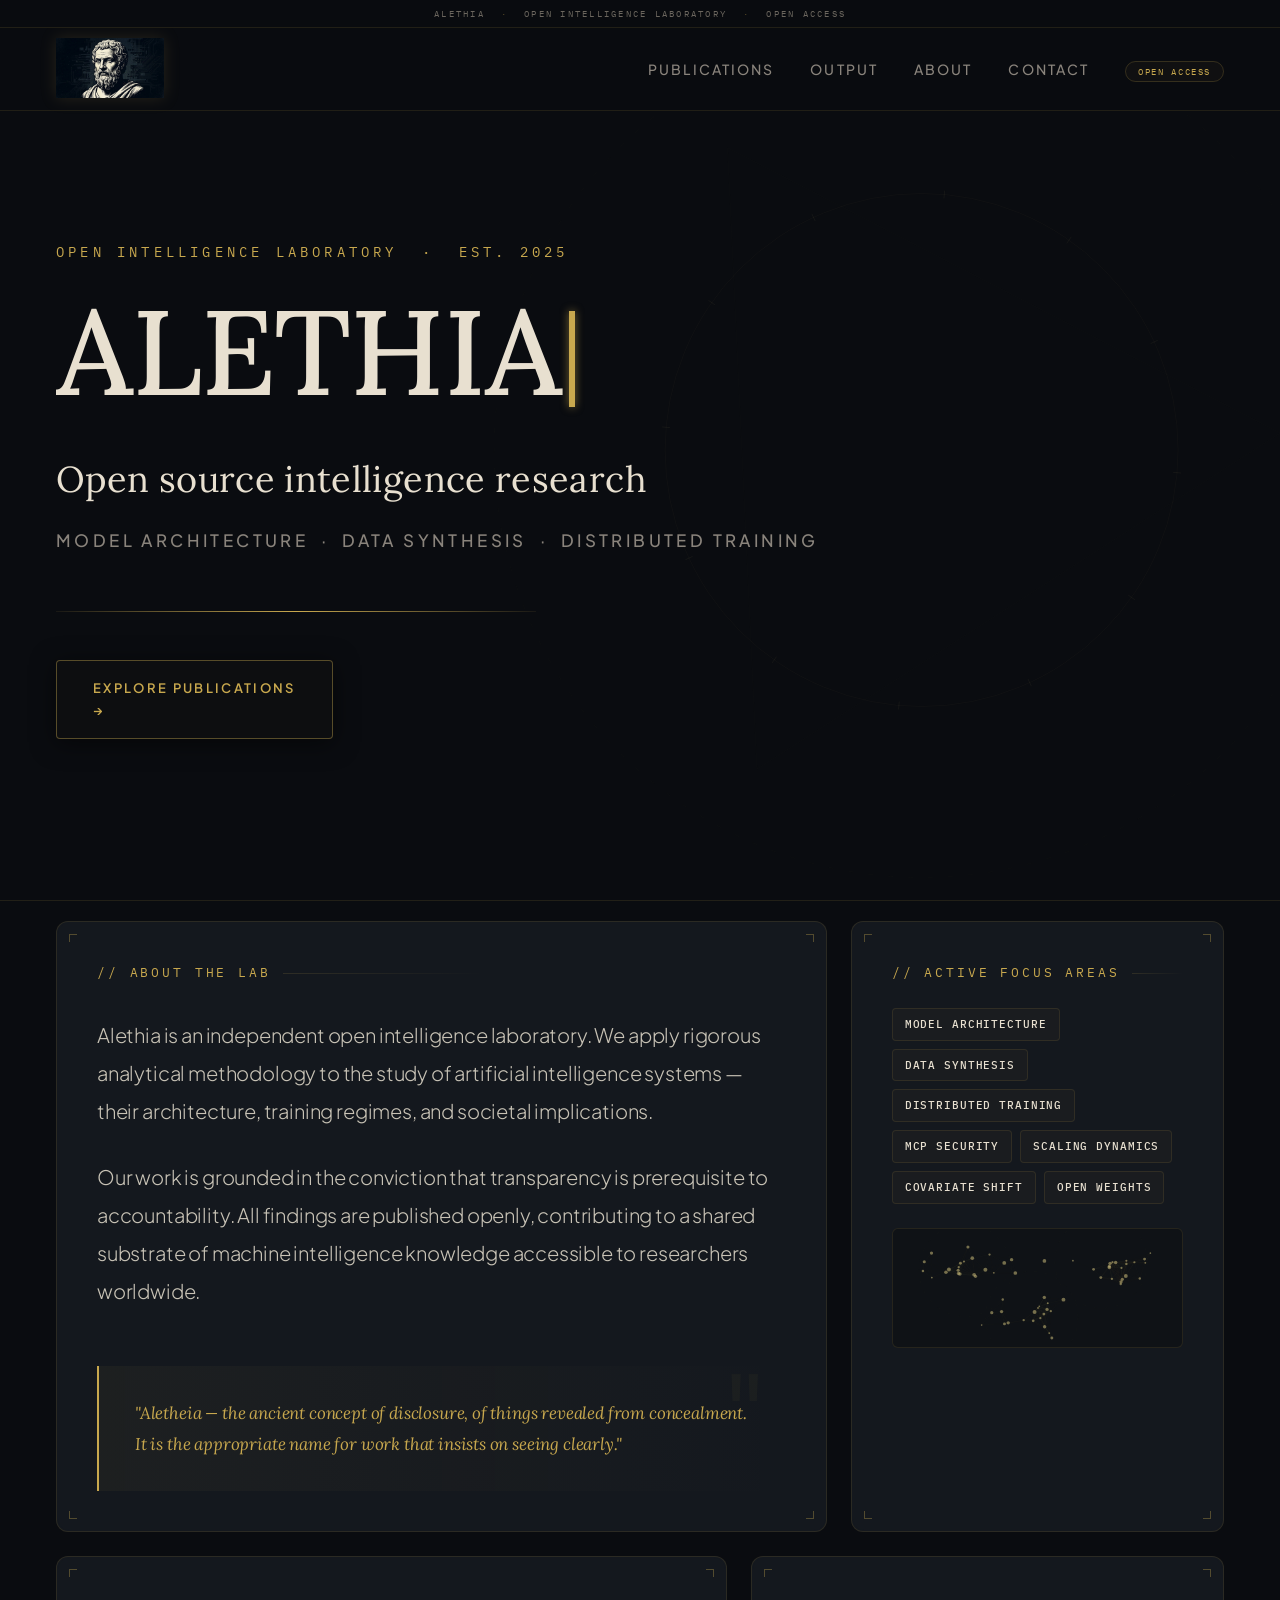
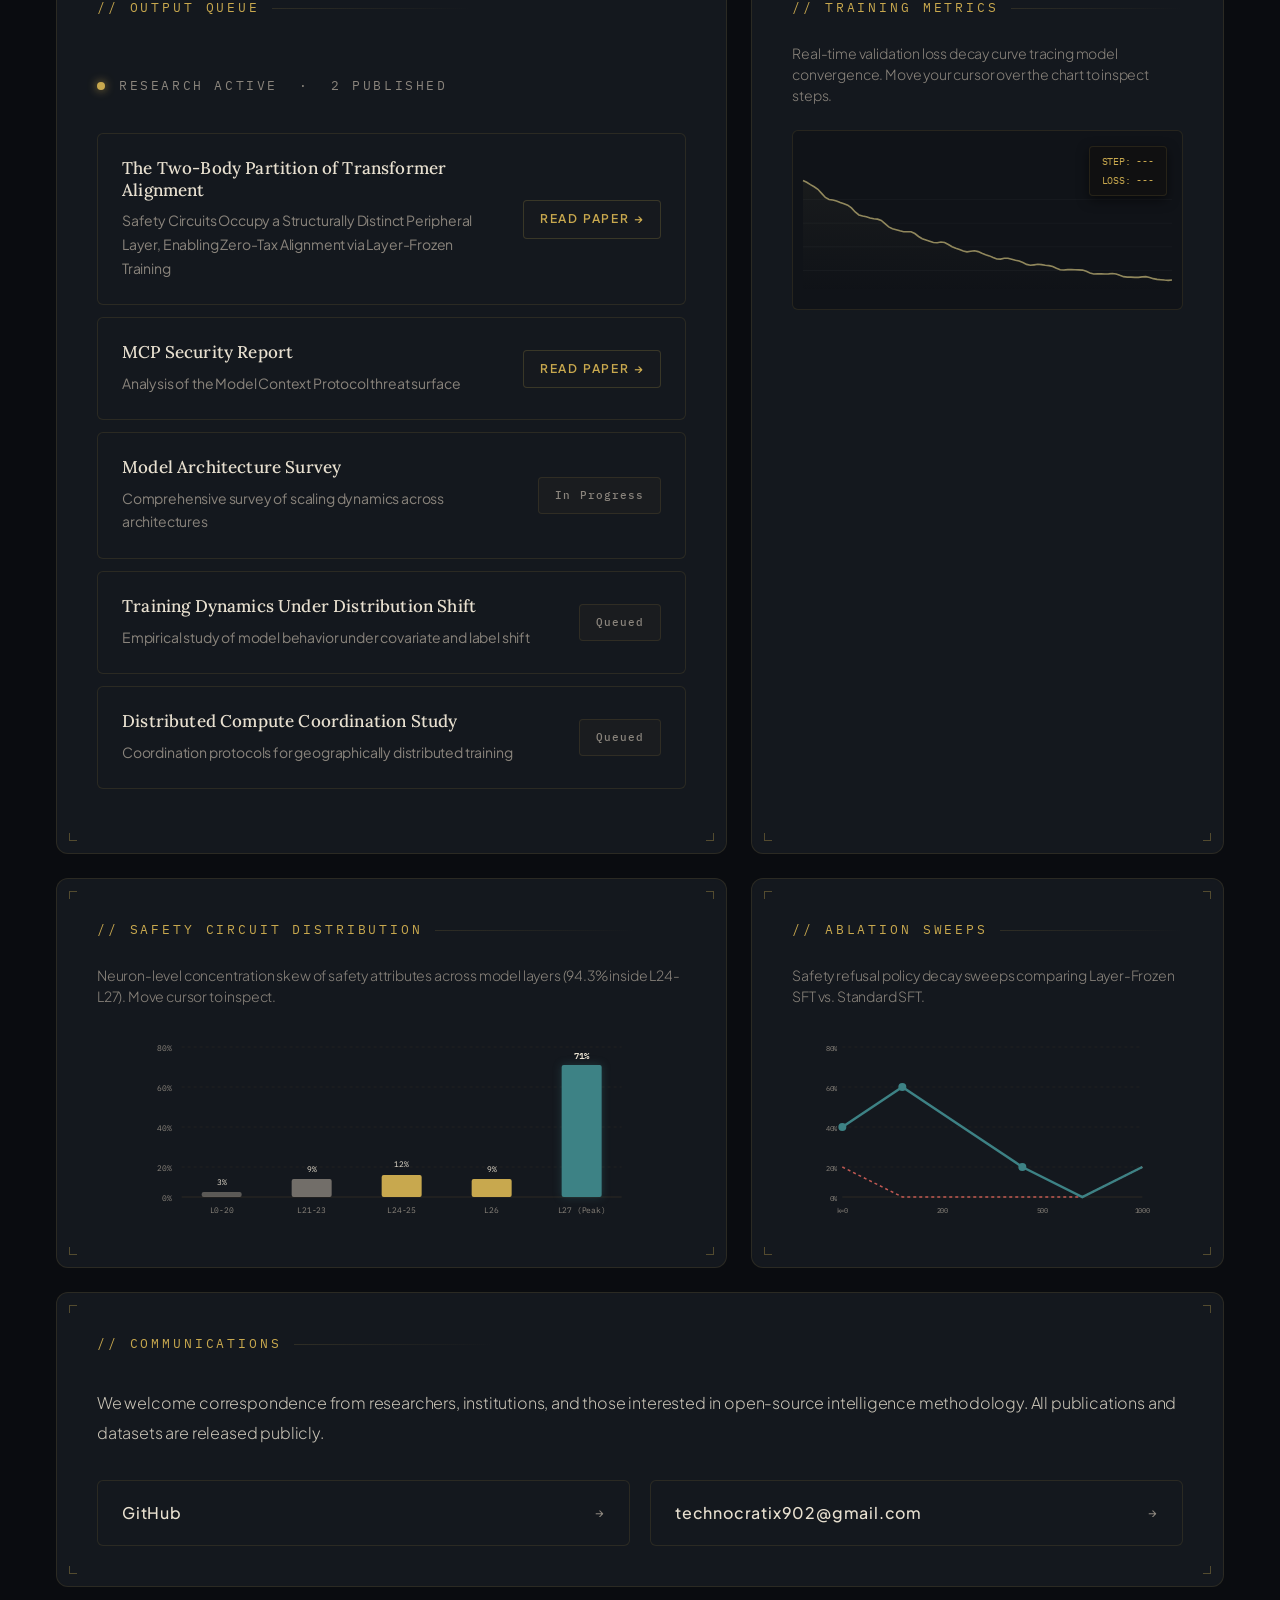
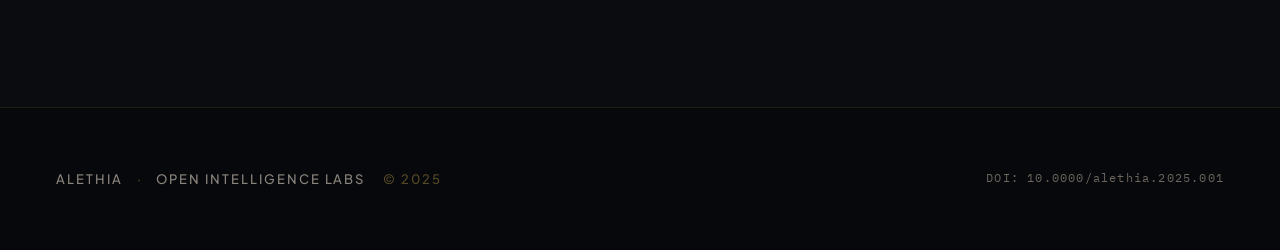
<file: index.html>
<!DOCTYPE html>
<html lang="en">
<head>
    <meta charset="UTF-8">
    <meta name="viewport" content="width=device-width, initial-scale=1.0">
    <title>Alethia — Open Intelligence Labs</title>
    <meta name="description" content="Independent open intelligence research. Model architecture · Data synthesis · Distributed training.">
    <link rel="stylesheet" href="style.css">
</head>
<body>

<!-- ── SITE-WIDE BACKGROUND DUST CANVASES ── -->
<canvas id="bg-dust" style="position: fixed; inset: 0; pointer-events: none; z-index: -1; width: 100vw; height: 100vh;"></canvas>

<!-- ── AMBIENT BACKGROUND GLOWS ── -->
<div class="ambient-glow glow-1"></div>
<div class="ambient-glow glow-2"></div>

<!-- ── MASTHEAD ── -->
<div class="masthead">
    Alethia <span>·</span> Open Intelligence Laboratory <span>·</span> Open Access
</div>

<!-- ── NAV ── -->
<nav>
    <a href="#" class="nav-brand">
        <img src="Logo.jpeg" alt="Alethia — Open Intelligence Labs">
    </a>
    <ul class="nav-links">
        <li><a href="publications.html">Publications</a></li>
        <li><a href="#output">Output</a></li>
        <li><a href="#about">About</a></li>
        <li><a href="#contact">Contact</a></li>
        <li><span class="open-access-badge">Open Access</span></li>
    </ul>
</nav>

<!-- ── HERO ── -->
<section class="hero">
    <div class="hero-meta">Open Intelligence Laboratory &nbsp;·&nbsp; Est. 2025</div>
    <h1 class="hero-title">ALETHIA<span class="cursor"></span></h1>
    <p class="hero-heading">Open source intelligence research</p>
    <p class="hero-body">Model architecture &nbsp;·&nbsp; Data synthesis &nbsp;·&nbsp; Distributed training</p>
    <div class="hero-rule"></div>
    <a href="publications.html" class="hero-cta">
        Explore Publications <span class="hero-cta-arrow">→</span>
    </a>
</section>

<!-- ── BENTO CONTENT CONTAINER ── -->
<main class="section reveal" style="padding-top: 20px;">
    <div class="bento-grid">
        
        <!-- ABOUT CARD (Span 8) - ROW 1 -->
        <div class="bento-card span-8" id="about">
            <div class="tech-corner tl"></div><div class="tech-corner tr"></div>
            <div class="tech-corner bl"></div><div class="tech-corner br"></div>
            <div>
                <div class="section-label" style="margin-bottom: 32px;">// About the Lab</div>
                <div class="about-text">
                    <p>Alethia is an independent open intelligence laboratory. We apply rigorous analytical methodology to the study of artificial intelligence systems — their architecture, training regimes, and societal implications.</p>
                    <p>Our work is grounded in the conviction that transparency is prerequisite to accountability. All findings are published openly, contributing to a shared substrate of machine intelligence knowledge accessible to researchers worldwide.</p>
                </div>
            </div>
            <div class="about-callout">
                <p>"Aletheia — the ancient concept of disclosure, of things revealed from concealment. It is the appropriate name for work that insists on seeing clearly."</p>
            </div>
        </div>

        <!-- ACTIVE DOMAINS CARD (Span 4) - ROW 1 -->
        <div class="bento-card span-4" id="domains">
            <div class="tech-corner tl"></div><div class="tech-corner tr"></div>
            <div class="tech-corner bl"></div><div class="tech-corner br"></div>
            <div>
                <div class="section-label" style="margin-bottom: 24px;">// Active Focus Areas</div>
                <div style="display: flex; flex-wrap: wrap; gap: 8px; margin-bottom: 16px;">
                    <span class="tag-pill">MODEL Architecture</span>
                    <span class="tag-pill">DATA Synthesis</span>
                    <span class="tag-pill">DISTRIBUTED Training</span>
                    <span class="tag-pill">MCP Security</span>
                    <span class="tag-pill">SCALING Dynamics</span>
                    <span class="tag-pill">COVARIATE Shift</span>
                    <span class="tag-pill">OPEN Weights</span>
                </div>
                <div class="vector-container">
                    <canvas class="vector-canvas" id="vector-canvas"></canvas>
                </div>
            </div>
        </div>

        <!-- PUBLICATIONS CARD (Span 7) - ROW 2 -->
        <div class="bento-card span-7" id="output">
            <div class="tech-corner tl"></div><div class="tech-corner tr"></div>
            <div class="tech-corner bl"></div><div class="tech-corner br"></div>
            <div>
                <div class="section-label" style="margin-bottom: 32px;">// Output Queue</div>
                <div class="output-pending">
                    <div class="output-status">
                        <span class="output-status-dot"></span>
                        Research active &nbsp;·&nbsp; 2 published
                    </div>

                    <a href="papers/Paper-1.pdf" target="_blank" rel="noopener" class="pub-item" style="padding: 24px; margin-bottom: 12px; border-radius: 6px;">
                        <div class="pub-item-info">
                            <h4 style="font-size: 17px;">The Two-Body Partition of Transformer Alignment</h4>
                            <p style="font-size: 14px;">Safety Circuits Occupy a Structurally Distinct Peripheral Layer, Enabling Zero-Tax Alignment via Layer-Frozen Training</p>
                        </div>
                        <span class="pub-item-link" style="padding: 8px 16px; font-size: 12px;">
                            Read Paper →
                        </span>
                    </a>
                    
                    <a href="papers/Alethia-MCP-Security-Report.pdf" target="_blank" rel="noopener" class="pub-item" style="padding: 24px; margin-bottom: 12px; border-radius: 6px;">
                        <div class="pub-item-info">
                            <h4 style="font-size: 17px;">MCP Security Report</h4>
                            <p style="font-size: 14px;">Analysis of the Model Context Protocol threat surface</p>
                        </div>
                        <span class="pub-item-link" style="padding: 8px 16px; font-size: 12px;">
                            Read Paper →
                        </span>
                    </a>
                    
                    <div class="pub-item" style="padding: 24px; margin-bottom: 12px; border-radius: 6px;">
                        <div class="pub-item-info">
                            <h4 style="font-size: 17px;">Model Architecture Survey</h4>
                            <p style="font-size: 14px;">Comprehensive survey of scaling dynamics across architectures</p>
                        </div>
                        <span class="pub-status-badge">In Progress</span>
                    </div>
                    
                    <div class="pub-item" style="padding: 24px; margin-bottom: 12px; border-radius: 6px;">
                        <div class="pub-item-info">
                            <h4 style="font-size: 17px;">Training Dynamics Under Distribution Shift</h4>
                            <p style="font-size: 14px;">Empirical study of model behavior under covariate and label shift</p>
                        </div>
                        <span class="pub-status-badge">Queued</span>
                    </div>
                    
                    <div class="pub-item" style="padding: 24px; border-radius: 6px; margin-bottom: 0;">
                        <div class="pub-item-info">
                            <h4 style="font-size: 17px;">Distributed Compute Coordination Study</h4>
                            <p style="font-size: 14px;">Coordination protocols for geographically distributed training</p>
                        </div>
                        <span class="pub-status-badge">Queued</span>
                    </div>
                </div>
            </div>
        </div>

        <!-- TRAINING LOSS GRAPH CARD (Span 5) - ROW 2 -->
        <div class="bento-card span-5" id="loss-card">
            <div class="tech-corner tl"></div><div class="tech-corner tr"></div>
            <div class="tech-corner bl"></div><div class="tech-corner br"></div>
            <div>
                <div class="section-label" style="margin-bottom: 24px;">// Training Metrics</div>
                <p style="font-family: var(--font-sans); font-size: 14px; color: var(--muted); font-weight: 300; line-height: 1.5; margin-bottom: 8px;">
                    Real-time validation loss decay curve tracing model convergence. Move your cursor over the chart to inspect steps.
                </p>
                <div class="loss-graph-container">
                    <div class="loss-graph-overlay" id="loss-overlay">
                        <span>STEP: ---</span>
                        <span>LOSS: ---</span>
                    </div>
                    <canvas class="loss-graph-canvas" id="loss-canvas"></canvas>
                </div>
            </div>
        </div>

        <!-- SAFETY CIRCUIT DISTRIBUTION CARD (Span 7) - ROW 3 -->
        <div class="bento-card span-7" id="circuit-dist-card">
            <div class="tech-corner tl"></div><div class="tech-corner tr"></div>
            <div class="tech-corner bl"></div><div class="tech-corner br"></div>
            <div>
                <div class="section-label" style="margin-bottom: 24px;">// Safety Circuit Distribution</div>
                <p style="font-family: var(--font-sans); font-size: 14px; color: var(--muted); font-weight: 300; line-height: 1.5; margin-bottom: 8px;">
                    Neuron-level concentration skew of safety attributes across model layers (94.3% inside L24-L27). Move cursor to inspect.
                </p>
                <!-- SVG Bar Graph -->
                <div style="position:relative; width:100%; height:200px; margin-top:20px;">
                    <svg viewBox="0 0 500 200" width="100%" height="100%" style="overflow:visible;">
                        <!-- Grid Lines -->
                        <line x1="40" y1="20" x2="480" y2="20" stroke="rgba(181,140,61,0.08)" stroke-dasharray="3,3" />
                        <line x1="40" y1="60" x2="480" y2="60" stroke="rgba(181,140,61,0.08)" stroke-dasharray="3,3" />
                        <line x1="40" y1="100" x2="480" y2="100" stroke="rgba(181,140,61,0.08)" stroke-dasharray="3,3" />
                        <line x1="40" y1="140" x2="480" y2="140" stroke="rgba(181,140,61,0.08)" stroke-dasharray="3,3" />
                        <line x1="40" y1="170" x2="480" y2="170" stroke="rgba(181,140,61,0.15)" />
                        
                        <!-- Y Labels -->
                        <text x="30" y="24" font-size="8" fill="var(--muted)" font-family="var(--font-mono)" text-anchor="end">80%</text>
                        <text x="30" y="64" font-size="8" fill="var(--muted)" font-family="var(--font-mono)" text-anchor="end">60%</text>
                        <text x="30" y="104" font-size="8" fill="var(--muted)" font-family="var(--font-mono)" text-anchor="end">40%</text>
                        <text x="30" y="144" font-size="8" fill="var(--muted)" font-family="var(--font-mono)" text-anchor="end">20%</text>
                        <text x="30" y="174" font-size="8" fill="var(--muted)" font-family="var(--font-mono)" text-anchor="end">0%</text>
                        
                        <!-- L0-20 -->
                        <rect x="60" y="165" width="40" height="5" fill="var(--muted)" rx="2" style="transition:var(--transition); opacity:0.6; cursor:pointer;" onmouseover="this.style.fill='var(--gold)';" onmouseout="this.style.fill='var(--muted)';" />
                        <text x="80" y="186" font-size="8" fill="var(--muted)" font-family="var(--font-mono)" text-anchor="middle">L0-20</text>
                        <text x="80" y="158" font-size="8" fill="var(--parchment)" font-family="var(--font-mono)" text-anchor="middle">3%</text>
                        
                        <!-- L21-23 -->
                        <rect x="150" y="152" width="40" height="18" fill="var(--muted)" rx="2" style="transition:var(--transition); opacity:0.8; cursor:pointer;" onmouseover="this.style.fill='var(--gold)';" onmouseout="this.style.fill='var(--muted)';" />
                        <text x="170" y="186" font-size="8" fill="var(--muted)" font-family="var(--font-mono)" text-anchor="middle">L21-23</text>
                        <text x="170" y="145" font-size="8" fill="var(--parchment)" font-family="var(--font-mono)" text-anchor="middle">9%</text>
                        
                        <!-- L24-25 -->
                        <rect x="240" y="148" width="40" height="22" fill="var(--gold)" rx="2" style="transition:var(--transition); cursor:pointer;" onmouseover="this.style.fill='#3D8285';" onmouseout="this.style.fill='var(--gold)';" />
                        <text x="260" y="186" font-size="8" fill="var(--muted)" font-family="var(--font-mono)" text-anchor="middle">L24-25</text>
                        <text x="260" y="140" font-size="8" fill="var(--parchment)" font-family="var(--font-mono)" text-anchor="middle">12%</text>
                        
                        <!-- L26 -->
                        <rect x="330" y="152" width="40" height="18" fill="var(--gold)" rx="2" style="transition:var(--transition); cursor:pointer;" onmouseover="this.style.fill='#3D8285';" onmouseout="this.style.fill='var(--gold)';" />
                        <text x="350" y="186" font-size="8" fill="var(--muted)" font-family="var(--font-mono)" text-anchor="middle">L26</text>
                        <text x="350" y="145" font-size="8" fill="var(--parchment)" font-family="var(--font-mono)" text-anchor="middle">9%</text>
                        
                        <!-- L27 -->
                        <rect x="420" y="38" width="40" height="132" fill="#3D8285" rx="2" style="transition:var(--transition); cursor:pointer; filter:drop-shadow(0 0 4px rgba(61,130,133,0.3));" onmouseover="this.style.fill='var(--gold)';" onmouseout="this.style.fill='#3D8285';" />
                        <text x="440" y="186" font-size="8" fill="var(--muted)" font-family="var(--font-mono)" text-anchor="middle">L27 (Peak)</text>
                        <text x="440" y="32" font-size="9" fill="var(--parchment)" font-family="var(--font-mono)" font-weight="600" text-anchor="middle">71%</text>
                    </svg>
                </div>
            </div>
        </div>

        <!-- REFUSAL SWEEPS CARD (Span 5) - ROW 3 -->
        <div class="bento-card span-5" id="sweeps-card">
            <div class="tech-corner tl"></div><div class="tech-corner tr"></div>
            <div class="tech-corner bl"></div><div class="tech-corner br"></div>
            <div>
                <div class="section-label" style="margin-bottom: 24px;">// Ablation Sweeps</div>
                <p style="font-family: var(--font-sans); font-size: 14px; color: var(--muted); font-weight: 300; line-height: 1.5; margin-bottom: 8px;">
                    Safety refusal policy decay sweeps comparing Layer-Frozen SFT vs. Standard SFT.
                </p>
                <!-- SVG Line Graph -->
                <div style="position:relative; width:100%; height:200px; margin-top:20px;">
                    <svg viewBox="0 0 350 200" width="100%" height="100%" style="overflow:visible;">
                        <!-- Grid Lines -->
                        <line x1="30" y1="20" x2="330" y2="20" stroke="rgba(181,140,61,0.08)" stroke-dasharray="3,3" />
                        <line x1="30" y1="60" x2="330" y2="60" stroke="rgba(181,140,61,0.08)" stroke-dasharray="3,3" />
                        <line x1="30" y1="100" x2="330" y2="100" stroke="rgba(181,140,61,0.08)" stroke-dasharray="3,3" />
                        <line x1="30" y1="140" x2="330" y2="140" stroke="rgba(181,140,61,0.08)" stroke-dasharray="3,3" />
                        <line x1="30" y1="170" x2="330" y2="170" stroke="rgba(181,140,61,0.15)" />
                        
                        <!-- Labels -->
                        <text x="25" y="24" font-size="7" fill="var(--muted)" font-family="var(--font-mono)" text-anchor="end">80%</text>
                        <text x="25" y="64" font-size="7" fill="var(--muted)" font-family="var(--font-mono)" text-anchor="end">60%</text>
                        <text x="25" y="104" font-size="7" fill="var(--muted)" font-family="var(--font-mono)" text-anchor="end">40%</text>
                        <text x="25" y="144" font-size="7" fill="var(--muted)" font-family="var(--font-mono)" text-anchor="end">20%</text>
                        <text x="25" y="174" font-size="7" fill="var(--muted)" font-family="var(--font-mono)" text-anchor="end">0%</text>
                        
                        <text x="30" y="186" font-size="7" fill="var(--muted)" font-family="var(--font-mono)" text-anchor="middle">k=0</text>
                        <text x="130" y="186" font-size="7" fill="var(--muted)" font-family="var(--font-mono)" text-anchor="middle">200</text>
                        <text x="230" y="186" font-size="7" fill="var(--muted)" font-family="var(--font-mono)" text-anchor="middle">500</text>
                        <text x="330" y="186" font-size="7" fill="var(--muted)" font-family="var(--font-mono)" text-anchor="middle">1000</text>
                        
                        <!-- Control line -->
                        <path d="M 30 140 L 90 170 L 150 170 L 210 170 L 270 170 L 330 140" 
                              fill="none" stroke="#C25953" stroke-width="1.5" stroke-dasharray="3,3" />
                              
                        <!-- LFSFT line -->
                        <path d="M 30 100 L 90 60 L 150 100 L 210 140 L 270 170 L 330 140" 
                              fill="none" stroke="#3D8285" stroke-width="2.5" />
                              
                        <circle cx="30" cy="100" r="4" fill="#3D8285" />
                        <circle cx="90" cy="60" r="4" fill="#3D8285" />
                        <circle cx="210" cy="140" r="4" fill="#3D8285" />
                    </svg>
                </div>
            </div>
        </div>

        <!-- CONTACT CARD (Span 12) - ROW 4 -->
        <div class="bento-card span-12" id="contact">
            <div class="tech-corner tl"></div><div class="tech-corner tr"></div>
            <div class="tech-corner bl"></div><div class="tech-corner br"></div>
            <div>
                <div class="section-label" style="margin-bottom: 32px;">// Communications</div>
                <p class="contact-intro" style="font-size: 16px; font-weight: 300; margin-bottom: 32px;">We welcome correspondence from researchers, institutions, and those interested in open-source intelligence methodology. All publications and datasets are released publicly.</p>
            </div>
            <div class="contact-links" style="display: grid; grid-template-columns: repeat(2, 1fr); gap: 20px;">
                <a href="https://github.com/Alethia-Research" target="_blank" rel="noopener" class="contact-link" style="padding: 18px 24px; border-radius: 6px;">
                    GitHub
                    <span class="contact-link-arrow">→</span>
                </a>
                <a href="mailto:technocratix902@gmail.com" class="contact-link" style="padding: 18px 24px; border-radius: 6px;">
                    technocratix902@gmail.com
                    <span class="contact-link-arrow">→</span>
                </a>
            </div>
        </div>

    </div>
</main>

<!-- ── FOOTER ── -->
<footer>
    <div class="footer-left">
        ALETHIA &nbsp;<span>·</span>&nbsp; OPEN INTELLIGENCE LABS
        &nbsp;&nbsp;<span>© 2025</span>
    </div>
    <div class="footer-right">DOI: 10.0000/alethia.2025.001</div>
</footer>

<script>
// ─── 3D ROTATING PARTICLE SPHERE & ALCHEMICAL MANDALA ───
(function(){
  const hero = document.querySelector('.hero');
  if (!hero) return;
  const c = document.createElement('canvas');
  c.style.cssText = 'position:absolute;inset:0;pointer-events:none;z-index:0;width:100%;height:100%';
  hero.insertBefore(c, hero.firstChild);
  const x = c.getContext('2d');
  
  let w, h;
  let centerX, centerY;
  let sphereRadius;

  function resize() {
    w = c.width = hero.offsetWidth;
    h = c.height = hero.offsetHeight;
    if (w <= 900) {
      centerX = w * 0.5;
      centerY = h * 0.28;
    } else {
      centerX = w * 0.72;
      centerY = h * 0.5;
    }
    sphereRadius = Math.min(w, h) * (w <= 900 ? 0.35 : 0.38);
  }

  let mouse = { x: null, y: null, active: false };
  hero.addEventListener('mousemove', (e) => {
    const rect = hero.getBoundingClientRect();
    mouse.x = e.clientX - rect.left;
    mouse.y = e.clientY - rect.top;
    mouse.active = true;
  });
  hero.addEventListener('mouseleave', () => {
    mouse.active = false;
  });

  const numPoints = 85;
  const nodes = [];
  for (let i = 0; i < numPoints; i++) {
    const y3d = 1 - (i / (numPoints - 1)) * 2;
    const radius = Math.sqrt(1 - y3d * y3d);
    const theta = 3.88 * i;
    const x3d = Math.cos(theta) * radius;
    const z3d = Math.sin(theta) * radius;
    
    nodes.push({
      x3d: x3d,
      y3d: y3d,
      z3d: z3d,
      px: 0,
      py: 0,
      r: Math.random() * 1.5 + 1.2
    });
  }

  function rotateX(node, angle) {
    const cos = Math.cos(angle);
    const sin = Math.sin(angle);
    const y = node.y3d * cos - node.z3d * sin;
    const z = node.y3d * sin + node.z3d * cos;
    node.y3d = y;
    node.z3d = z;
  }

  function rotateY(node, angle) {
    const cos = Math.cos(angle);
    const sin = Math.sin(angle);
    const x = node.x3d * cos + node.z3d * sin;
    const z = -node.x3d * sin + node.z3d * cos;
    node.x3d = x;
    node.z3d = z;
  }

  function draw() {
    x.clearRect(0, 0, w, h);

    // 1. Draw concentric alchemical geometric vectors
    x.strokeStyle = 'rgba(200, 185, 122, 0.02)';
    x.lineWidth = 1;
    
    // Outer dashed alchemical ring
    x.beginPath();
    x.arc(centerX, centerY, sphereRadius * 1.25, 0, Math.PI * 2);
    x.setLineDash([5, 15]);
    x.stroke();
    
    // Inner thin ring with rotation markers
    x.beginPath();
    x.arc(centerX, centerY, sphereRadius * 0.75, 0, Math.PI * 2);
    x.setLineDash([]);
    x.strokeStyle = 'rgba(200, 185, 122, 0.03)';
    x.stroke();
    
    // Runic geometry ticks
    const ticks = 12;
    const time = Date.now() * 0.00015;
    for (let i = 0; i < ticks; i++) {
      const angle = (i / ticks) * Math.PI * 2 + time;
      const tx1 = centerX + Math.cos(angle) * (sphereRadius * 0.75 - 4);
      const ty1 = centerY + Math.sin(angle) * (sphereRadius * 0.75 - 4);
      const tx2 = centerX + Math.cos(angle) * (sphereRadius * 0.75 + 4);
      const ty2 = centerY + Math.sin(angle) * (sphereRadius * 0.75 + 4);
      
      x.beginPath();
      x.moveTo(tx1, ty1);
      x.lineTo(tx2, ty2);
      x.strokeStyle = 'rgba(200, 185, 122, 0.06)';
      x.stroke();
    }
    
    // Draw alchemical triangles intersecting
    const triangleAngle = -Date.now() * 0.00008;
    x.beginPath();
    for (let i = 0; i < 3; i++) {
      const angle = (i / 3) * Math.PI * 2 + triangleAngle;
      const tx = centerX + Math.cos(angle) * (sphereRadius * 1.05);
      const ty = centerY + Math.sin(angle) * (sphereRadius * 1.05);
      if (i === 0) x.moveTo(tx, ty);
      else x.lineTo(tx, ty);
    }
    x.closePath();
    x.strokeStyle = 'rgba(200, 185, 122, 0.015)';
    x.stroke();

    // 2. Draw rotating 3D particle sphere
    nodes.forEach(n => {
      rotateX(n, 0.0015);
      rotateY(n, 0.002);
    });

    const fov = 350;
    const cameraDistance = 2.4;

    nodes.forEach(n => {
      const scale = fov / (cameraDistance + n.z3d);
      n.px = centerX + n.x3d * scale * (sphereRadius / 300) * 110;
      n.py = centerY + n.y3d * scale * (sphereRadius / 300) * 110;

      if (mouse.active) {
        const dx = mouse.x - n.px;
        const dy = mouse.y - n.py;
        const dist = Math.sqrt(dx * dx + dy * dy);
        if (dist < 180) {
          const force = (180 - dist) / 180 * 0.15;
          n.px += dx * force;
          n.py += dy * force;
        }
      }
    });

    for (let i = 0; i < nodes.length; i++) {
      for (let j = i + 1; j < nodes.length; j++) {
        const dx3d = nodes[i].x3d - nodes[j].x3d;
        const dy3d = nodes[i].y3d - nodes[j].y3d;
        const dz3d = nodes[i].z3d - nodes[j].z3d;
        const dist3d = Math.sqrt(dx3d * dx3d + dy3d * dy3d + dz3d * dz3d);

        if (dist3d < 0.42) {
          const avgZ = (nodes[i].z3d + nodes[j].z3d) / 2;
          const lineOpacity = 0.02 + 0.14 * (1 - (avgZ + 1) / 2);
          
          x.beginPath();
          x.moveTo(nodes[i].px, nodes[i].py);
          x.lineTo(nodes[j].px, nodes[j].py);
          x.strokeStyle = `rgba(200, 185, 122, ${lineOpacity})`;
          x.lineWidth = 0.55;
          x.stroke();
        }
      }
    }

    nodes.forEach(n => {
      const pointOpacity = 0.1 + 0.7 * (1 - (n.z3d + 1) / 2);
      const pointRadius = n.r * (1.3 - (n.z3d + 1) / 2);

      x.beginPath();
      x.arc(n.px, n.py, Math.max(0.5, pointRadius), 0, Math.PI * 2);
      x.fillStyle = `rgba(200, 185, 122, ${pointOpacity})`;
      x.fill();
    });

    requestAnimationFrame(draw);
  }

  window.addEventListener('resize', resize);
  resize();
  draw();
})();


// ─── SITE-WIDE FULL-SCREEN BACKGROUND DUST ───
(function(){
  const canvas = document.getElementById('bg-dust');
  if (!canvas) return;
  const ctx = canvas.getContext('2d');
  let w, h;

  function resize() {
    w = canvas.width = window.innerWidth;
    h = canvas.height = window.innerHeight;
  }
  window.addEventListener('resize', resize);
  resize();

  let mouse = { x: null, y: null, active: false };
  window.addEventListener('mousemove', (e) => {
    mouse.x = e.clientX;
    mouse.y = e.clientY;
    mouse.active = true;
  });
  window.addEventListener('mouseleave', () => {
    mouse.active = false;
  });

  const particles = Array.from({ length: 45 }, () => {
    const vx = (Math.random() - 0.5) * 0.15;
    const vy = (Math.random() - 0.5) * 0.15;
    return {
      x: Math.random() * w,
      y: Math.random() * h,
      vx: vx, vy: vy,
      origVx: vx, origVy: vy,
      r: Math.random() * 0.9 + 0.4,
      opacity: Math.random() * 0.12 + 0.04
    };
  });

  function draw() {
    ctx.clearRect(0, 0, w, h);

    particles.forEach(p => {
      p.x += p.vx;
      p.y += p.vy;

      if (mouse.active) {
        const dx = p.x - mouse.x;
        const dy = p.y - mouse.y;
        const dist = Math.sqrt(dx * dx + dy * dy);
        if (dist < 120) {
          const force = (120 - dist) / 120 * 0.6;
          p.vx += (dx / (dist || 1)) * force;
          p.vy += (dy / (dist || 1)) * force;
        }
      }

      p.vx += (p.origVx - p.vx) * 0.04;
      p.vy += (p.origVy - p.vy) * 0.04;

      if (p.x < 0) p.x = w;
      if (p.x > w) p.x = 0;
      if (p.y < 0) p.y = h;
      if (p.y > h) p.y = 0;

      ctx.beginPath();
      ctx.arc(p.x, p.y, p.r, 0, Math.PI * 2);
      ctx.fillStyle = `rgba(200, 185, 122, ${p.opacity})`;
      ctx.fill();
    });

    requestAnimationFrame(draw);
  }
  draw();
})();


// ─── INTERACTIVE TRAINING LOSS GRAPH ───
(function(){
  const canvas = document.getElementById('loss-canvas');
  const overlay = document.getElementById('loss-overlay');
  if (!canvas || !overlay) return;
  const ctx = canvas.getContext('2d');
  
  let w, h;
  function resize() {
    w = canvas.width = canvas.offsetWidth;
    h = canvas.height = canvas.offsetHeight;
  }
  
  const resizeObserver = new ResizeObserver(() => {
    resize();
    drawGraph();
  });
  resizeObserver.observe(canvas);
  resize();

  const steps = 100;
  const data = [];
  for (let i = 0; i < steps; i++) {
    const t = i / (steps - 1);
    const noise = (Math.sin(i * 0.7) * 0.06 + Math.cos(i * 1.5) * 0.02) * (1 - t * 0.6);
    const loss = 3.2 * Math.exp(-2.2 * t) + 0.15 + noise;
    data.push({
      step: Math.floor(i * 150),
      loss: parseFloat(loss.toFixed(4))
    });
  }

  let hoverX = null;
  let hoverActive = false;

  canvas.addEventListener('mousemove', (e) => {
    const rect = canvas.getBoundingClientRect();
    hoverX = e.clientX - rect.left;
    hoverActive = true;
    drawGraph();
  });

  canvas.addEventListener('mouseleave', () => {
    hoverActive = false;
    hoverX = null;
    overlay.children[0].innerText = "STEP: ---";
    overlay.children[1].innerText = "LOSS: ---";
    drawGraph();
  });

  function drawGraph() {
    ctx.clearRect(0, 0, w, h);
    if (w === 0 || h === 0) return;

    const paddingLeft = 10;
    const paddingRight = 10;
    const paddingTop = 45;
    const paddingBottom = 15;
    
    const graphW = w - paddingLeft - paddingRight;
    const graphH = h - paddingTop - paddingBottom;

    ctx.strokeStyle = 'rgba(255, 255, 255, 0.03)';
    ctx.lineWidth = 1;
    for (let i = 1; i < 5; i++) {
      const gy = paddingTop + (graphH / 5) * i;
      ctx.beginPath();
      ctx.moveTo(paddingLeft, gy);
      ctx.lineTo(w - paddingRight, gy);
      ctx.stroke();
    }

    const points = data.map((d, index) => {
      const x = paddingLeft + (index / (steps - 1)) * graphW;
      const y = paddingTop + graphH - ((d.loss - 0.1) / (3.5 - 0.1)) * graphH;
      return { x, y, d };
    });

    ctx.beginPath();
    ctx.moveTo(points[0].x, paddingTop + graphH);
    points.forEach(p => ctx.lineTo(p.x, p.y));
    ctx.lineTo(points[points.length - 1].x, paddingTop + graphH);
    ctx.closePath();
    const areaGlow = ctx.createLinearGradient(0, paddingTop, 0, paddingTop + graphH);
    areaGlow.addColorStop(0, 'rgba(200, 185, 122, 0.05)');
    areaGlow.addColorStop(1, 'rgba(200, 185, 122, 0)');
    ctx.fillStyle = areaGlow;
    ctx.fill();

    ctx.beginPath();
    ctx.moveTo(points[0].x, points[0].y);
    for (let i = 1; i < points.length; i++) {
      ctx.lineTo(points[i].x, points[i].y);
    }
    ctx.strokeStyle = 'rgba(200, 185, 122, 0.7)';
    ctx.lineWidth = 1.6;
    ctx.stroke();

    if (hoverActive && hoverX !== null) {
      const cx = Math.max(paddingLeft, Math.min(hoverX, w - paddingRight));
      const pct = (cx - paddingLeft) / graphW;
      const nearestIndex = Math.max(0, Math.min(Math.floor(pct * (steps - 1)), steps - 1));
      const hp = points[nearestIndex];

      ctx.beginPath();
      ctx.moveTo(hp.x, paddingTop);
      ctx.lineTo(hp.x, paddingTop + graphH);
      ctx.strokeStyle = 'rgba(200, 185, 122, 0.15)';
      ctx.lineWidth = 1;
      ctx.stroke();

      ctx.beginPath();
      ctx.moveTo(paddingLeft, hp.y);
      ctx.lineTo(w - paddingRight, hp.y);
      ctx.strokeStyle = 'rgba(200, 185, 122, 0.1)';
      ctx.lineWidth = 1;
      ctx.stroke();

      ctx.beginPath();
      ctx.arc(hp.x, hp.y, 4, 0, Math.PI * 2);
      ctx.fillStyle = '#c8b97a';
      ctx.fill();
      ctx.beginPath();
      ctx.arc(hp.x, hp.y, 8, 0, Math.PI * 2);
      ctx.strokeStyle = 'rgba(200, 185, 122, 0.4)';
      ctx.lineWidth = 1;
      ctx.stroke();

      overlay.children[0].innerText = `STEP: ${hp.d.step}`;
      overlay.children[1].innerText = `LOSS: ${hp.d.loss.toFixed(4)}`;
    }
  }
})();


// ─── MATRIX TEXT SCRAMBLE DECRYPTOR ───
(function(){
  const chars = 'ΔΞΩΨΦΓ01█_#%&*+';
  
  function scramble(el) {
    const originalText = el.getAttribute('data-text') || el.innerText;
    if (!el.getAttribute('data-text')) {
      el.setAttribute('data-text', originalText);
    }
    
    let frame = 0;
    const maxFrames = 12;
    
    const interval = setInterval(() => {
      el.innerText = originalText.split('').map((char, index) => {
        if (char === ' ' || char === '·' || char === '/' || char === ':') return char;
        if (index < (frame / maxFrames) * originalText.length) {
          return originalText[index];
        }
        return chars[Math.floor(Math.random() * chars.length)];
      }).join('');
      
      frame++;
      if (frame > maxFrames) {
        el.innerText = originalText;
        clearInterval(interval);
      }
    }, 35);
  }

  const selectors = ['.hero-meta', '.hero-heading', '.section-label', '.nav-links a', '.hero-cta', '.pillar-index', '.pillar-title'];
  
  document.querySelectorAll(selectors.join(',')).forEach(el => {
    scramble(el);
    el.addEventListener('mouseenter', () => scramble(el));
  });
})();


// ─── INTERACTIVE VECTOR EMBEDDING PROJECTION SPACE ───
(function(){
  const canvas = document.getElementById('vector-canvas');
  if (!canvas) return;
  const ctx = canvas.getContext('2d');
  
  let w, h;
  function resize() {
    w = canvas.width = canvas.offsetWidth;
    h = canvas.height = canvas.offsetHeight;
  }

  const resizeObserver = new ResizeObserver(() => {
    resize();
    draw();
  });
  resizeObserver.observe(canvas);
  resize();

  let mouse = { x: null, y: null, active: false };
  canvas.addEventListener('mousemove', (e) => {
    const rect = canvas.getBoundingClientRect();
    mouse.x = e.clientX - rect.left;
    mouse.y = e.clientY - rect.top;
    mouse.active = true;
    draw();
  });
  canvas.addEventListener('mouseleave', () => {
    mouse.active = false;
    draw();
  });

  const clusters = [
    { cx: 0.25, cy: 0.35, color: 'rgba(200, 185, 122, 0.4)' },
    { cx: 0.72, cy: 0.28, color: 'rgba(200, 185, 122, 0.4)' },
    { cx: 0.48, cy: 0.75, color: 'rgba(200, 185, 122, 0.4)' }
  ];

  const numPoints = 65;
  const points = Array.from({ length: numPoints }, (_, index) => {
    const clusterIdx = index % clusters.length;
    const cluster = clusters[clusterIdx];
    const angle = Math.random() * Math.PI * 2;
    const dist = Math.random() * 0.18 + 0.02;
    return {
      clusterIdx: clusterIdx,
      ox: cluster.cx + Math.cos(angle) * dist,
      oy: cluster.cy + Math.sin(angle) * dist,
      x: 0, y: 0,
      r: Math.random() * 1.2 + 0.8
    };
  });

  function draw() {
    ctx.clearRect(0, 0, w, h);
    if (w === 0 || h === 0) return;

    clusters.forEach((c, idx) => {
      const ccx = c.cx * w;
      const ccy = c.cy * h;

      ctx.beginPath();
      ctx.arc(ccx, ccy, w * (mouse.active ? 0.08 : 0.16), 0, Math.PI * 2);
      ctx.strokeStyle = 'rgba(200, 185, 122, 0.02)';
      ctx.lineWidth = 1;
      ctx.setLineDash([3, 8]);
      ctx.stroke();
      ctx.setLineDash([]);
    });

    points.forEach(p => {
      const c = clusters[p.clusterIdx];
      const targetX = c.cx * w;
      const targetY = c.cy * h;
      
      let baseX = p.ox * w;
      let baseY = p.oy * h;

      if (mouse.active) {
        const dx = targetX - baseX;
        const dy = targetY - baseY;
        baseX += dx * 0.58;
        baseY += dy * 0.58;
      }

      ctx.beginPath();
      ctx.arc(baseX, baseY, p.r, 0, Math.PI * 2);
      ctx.fillStyle = 'rgba(200, 185, 122, 0.55)';
      ctx.fill();
    });

    for (let i = 0; i < points.length; i++) {
      for (let j = i + 1; j < points.length; j++) {
        if (points[i].clusterIdx === points[j].clusterIdx) {
          const c = clusters[points[i].clusterIdx];
          
          let x1 = points[i].ox * w;
          let y1 = points[i].oy * h;
          let x2 = points[j].ox * w;
          let y2 = points[j].oy * h;

          if (mouse.active) {
            x1 += (c.cx * w - x1) * 0.58;
            y1 += (c.cy * h - y1) * 0.58;
            x2 += (c.cx * w - x2) * 0.58;
            y2 += (c.cy * h - y2) * 0.58;
          }

          const dx = x1 - x2;
          const dy = y1 - y2;
          const dist = Math.sqrt(dx * dx + dy * dy);

          if (dist < (mouse.active ? w * 0.08 : w * 0.12)) {
            ctx.beginPath();
            ctx.moveTo(x1, y1);
            ctx.lineTo(x2, y2);
            ctx.strokeStyle = `rgba(200, 185, 122, ${0.06 * (1 - dist / (mouse.active ? w * 0.08 : w * 0.12))})`;
            ctx.lineWidth = 0.5;
            ctx.stroke();
          }
        }
      }
    }
  }

  function tick() {
    points.forEach(p => {
      p.ox += (Math.random() - 0.5) * 0.0006;
      p.oy += (Math.random() - 0.5) * 0.0006;
      p.ox = Math.max(0.05, Math.min(p.ox, 0.95));
      p.oy = Math.max(0.05, Math.min(p.oy, 0.95));
    });
    draw();
    requestAnimationFrame(tick);
  }
  tick();
})();

// ─── SCROLL REVEAL OBSERVER ───
(function(){
  const observer = new IntersectionObserver(function(entries) {
    entries.forEach(function(e) {
      if (e.isIntersecting) { e.target.classList.add('visible'); }
    });
  }, { threshold: 0.1 });
  document.querySelectorAll('.reveal').forEach(function(el) { observer.observe(el); });
})();
</script>
<!-- ─── INLINE PDF VIEWER OVERLAY ─── -->
<div class="pdf-viewer-overlay" id="pdfViewer">
  <div class="pdf-viewer-backdrop" id="pdfViewerBackdrop"></div>
  <div class="pdf-viewer-container">
    <div class="pdf-viewer-toolbar">
      <span class="pdf-viewer-title" id="pdfViewerTitle">Paper</span>
      <div class="pdf-viewer-toolbar-actions">
        <button class="pdf-viewer-btn" id="pdfViewerDownload">Download</button>
        <button class="pdf-viewer-btn pdf-viewer-btn-close" id="pdfViewerClose">Close</button>
      </div>
    </div>
    <iframe class="pdf-viewer-iframe" id="pdfViewerIframe"></iframe>
  </div>
</div>

<script>
(function(){
  var overlay = document.getElementById('pdfViewer');
  var iframe = document.getElementById('pdfViewerIframe');
  var titleEl = document.getElementById('pdfViewerTitle');
  var backdrop = document.getElementById('pdfViewerBackdrop');
  var closeBtn = document.getElementById('pdfViewerClose');
  var downloadBtn = document.getElementById('pdfViewerDownload');
  var currentSrc = '';

  var PdfViewer = {
    open: function(src, title) {
      currentSrc = src;
      iframe.src = src;
      titleEl.textContent = title || 'Paper';
      overlay.classList.add('active');
      document.body.style.overflow = 'hidden';
    },
    close: function() {
      overlay.classList.remove('active');
      document.body.style.overflow = '';
      setTimeout(function() { iframe.src = ''; }, 300);
    },
    download: function() {
      if (currentSrc) {
        var a = document.createElement('a');
        a.href = currentSrc;
        a.download = currentSrc.split('/').pop();
        a.click();
      }
    }
  };

  backdrop.addEventListener('click', function() { PdfViewer.close(); });
  closeBtn.addEventListener('click', function() { PdfViewer.close(); });
  downloadBtn.addEventListener('click', function() { PdfViewer.download(); });
  document.addEventListener('keydown', function(e) {
    if (e.key === 'Escape') PdfViewer.close();
  });

  document.querySelectorAll('a[href$=".pdf"]').forEach(function(link) {
    link.addEventListener('click', function(e) {
      e.preventDefault();
      var title = '';
      var h4 = this.querySelector('h4');
      if (h4) title = h4.innerText;
      PdfViewer.open(this.href, title);
    });
  });
})();
</script>

</body>
</html>
</file>
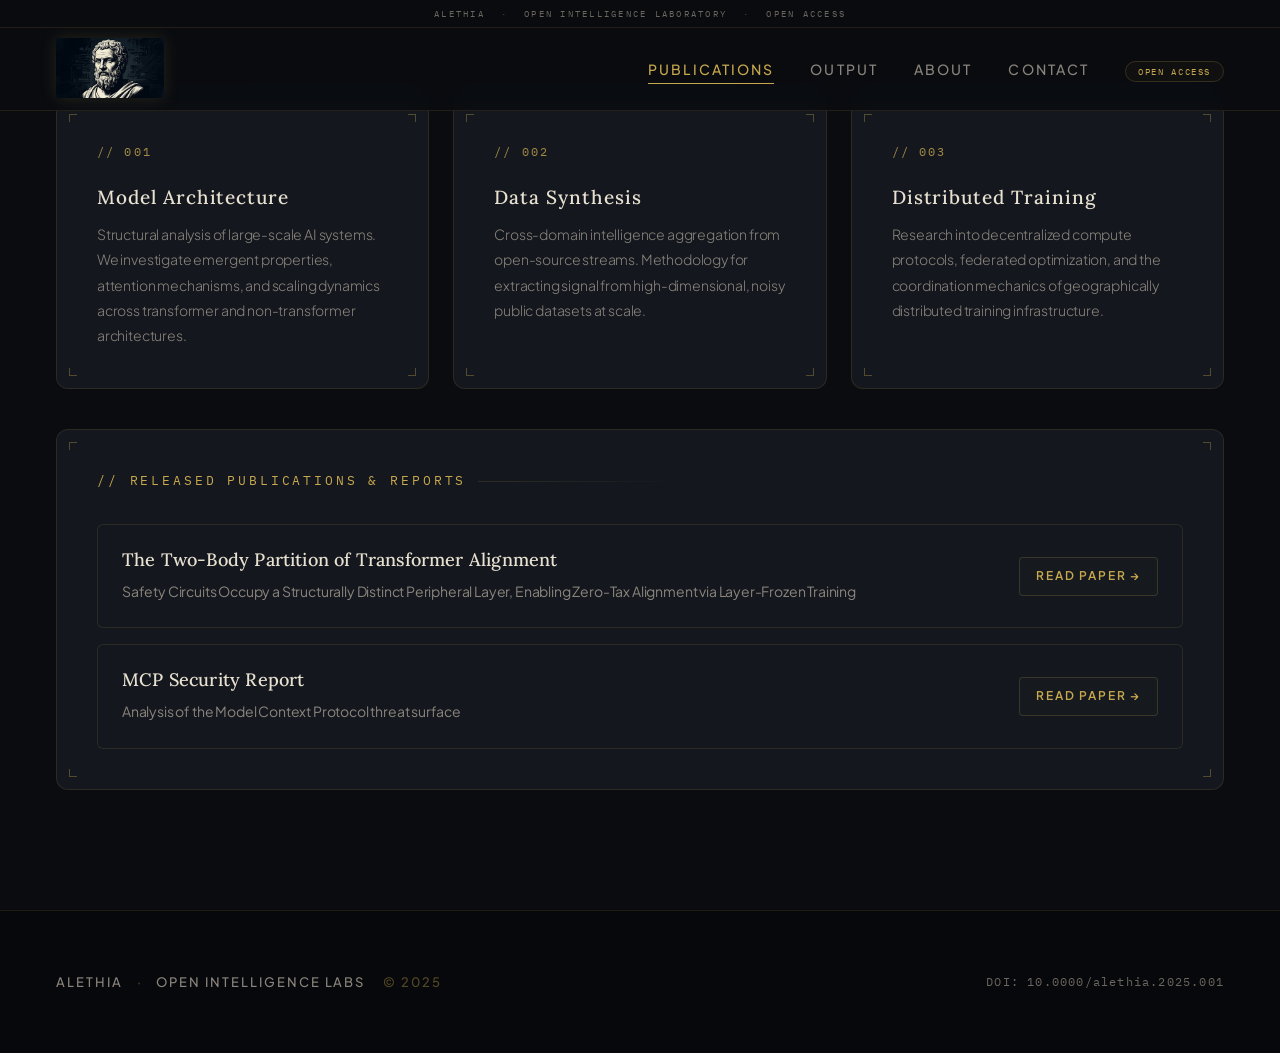
<file: publications.html>
<!DOCTYPE html>
<html lang="en">
<head>
    <meta charset="UTF-8">
    <meta name="viewport" content="width=device-width, initial-scale=1.0">
    <title>Publications — Alethia</title>
    <meta name="description" content="Independent open intelligence research. Model architecture · Data synthesis · Distributed training.">
    <link rel="stylesheet" href="style.css">
</head>
<body>

<!-- ── SITE-WIDE BACKGROUND DUST CANVASES ── -->
<canvas id="bg-dust" style="position: fixed; inset: 0; pointer-events: none; z-index: -1; width: 100vw; height: 100vh;"></canvas>

<!-- ── AMBIENT BACKGROUND GLOWS ── -->
<div class="ambient-glow glow-1"></div>
<div class="ambient-glow glow-2"></div>

<!-- ── MASTHEAD ── -->
<div class="masthead">
    Alethia <span>·</span> Open Intelligence Laboratory <span>·</span> Open Access
</div>

<!-- ── NAV ── -->
<nav>
    <a href="index.html" class="nav-brand">
        <img src="Logo.jpeg" alt="Alethia — Open Intelligence Labs">
    </a>
    <ul class="nav-links">
        <li><a href="publications.html" class="active">Publications</a></li>
        <li><a href="index.html#output">Output</a></li>
        <li><a href="index.html#about">About</a></li>
        <li><a href="index.html#contact">Contact</a></li>
        <li><span class="open-access-badge">Open Access</span></li>
    </ul>
</nav>

<!-- ── BENTO CONTENT CONTAINER ── -->
<main class="section fade-in" id="research" style="margin-top: 80px; padding-top: 20px;">
    <div class="bento-grid">
        
        <!-- PILLAR 1 (Span 4) -->
        <div class="bento-card span-4">
            <div class="tech-corner tl"></div><div class="tech-corner tr"></div>
            <div class="tech-corner bl"></div><div class="tech-corner br"></div>
            <div>
                <div class="pillar-index" style="font-family: var(--font-mono); font-size: 12px; color: var(--gold); margin-bottom: 24px;">// 001</div>
                <h3 class="pillar-title" style="font-size: 19px; font-weight: 500; margin-bottom: 12px;">Model Architecture</h3>
                <p class="pillar-desc" style="font-size: 14px; font-weight: 300; color: var(--muted); line-height: 1.8;">Structural analysis of large-scale AI systems. We investigate emergent properties, attention mechanisms, and scaling dynamics across transformer and non-transformer architectures.</p>
            </div>
        </div>

        <!-- PILLAR 2 (Span 4) -->
        <div class="bento-card span-4">
            <div class="tech-corner tl"></div><div class="tech-corner tr"></div>
            <div class="tech-corner bl"></div><div class="tech-corner br"></div>
            <div>
                <div class="pillar-index" style="font-family: var(--font-mono); font-size: 12px; color: var(--gold); margin-bottom: 24px;">// 002</div>
                <h3 class="pillar-title" style="font-size: 19px; font-weight: 500; margin-bottom: 12px;">Data Synthesis</h3>
                <p class="pillar-desc" style="font-size: 14px; font-weight: 300; color: var(--muted); line-height: 1.8;">Cross-domain intelligence aggregation from open-source streams. Methodology for extracting signal from high-dimensional, noisy public datasets at scale.</p>
            </div>
        </div>

        <!-- PILLAR 3 (Span 4) -->
        <div class="bento-card span-4">
            <div class="tech-corner tl"></div><div class="tech-corner tr"></div>
            <div class="tech-corner bl"></div><div class="tech-corner br"></div>
            <div>
                <div class="pillar-index" style="font-family: var(--font-mono); font-size: 12px; color: var(--gold); margin-bottom: 24px;">// 003</div>
                <h3 class="pillar-title" style="font-size: 19px; font-weight: 500; margin-bottom: 12px;">Distributed Training</h3>
                <p class="pillar-desc" style="font-size: 14px; font-weight: 300; color: var(--muted); line-height: 1.8;">Research into decentralized compute protocols, federated optimization, and the coordination mechanics of geographically distributed training infrastructure.</p>
            </div>
        </div>

        <!-- PUBLICATIONS LIST (Span 12) -->
        <div class="bento-card span-12" style="margin-top: 16px;">
            <div class="tech-corner tl"></div><div class="tech-corner tr"></div>
            <div class="tech-corner bl"></div><div class="tech-corner br"></div>
            <div>
                <div class="section-label" style="margin-bottom: 32px;">// Released Publications & Reports</div>
                <a href="papers/Paper-1.pdf" target="_blank" rel="noopener" class="pub-item" style="padding: 24px; border-radius: 6px; margin-bottom: 16px;">
                    <div class="pub-item-info">
                        <h4 style="font-size: 18px; font-family: var(--font-serif); font-weight: 500; color: var(--parchment);">The Two-Body Partition of Transformer Alignment</h4>
                        <p style="font-size: 14px; font-family: var(--font-sans); color: var(--muted); margin-top: 4px;">Safety Circuits Occupy a Structurally Distinct Peripheral Layer, Enabling Zero-Tax Alignment via Layer-Frozen Training</p>
                    </div>
                    <span class="pub-item-link" style="padding: 8px 16px; font-size: 12px; font-family: var(--font-sans); font-weight: 600;">
                        Read Paper →
                    </span>
                </a>
                <a href="papers/Alethia-MCP-Security-Report.pdf" target="_blank" rel="noopener" class="pub-item" style="padding: 24px; border-radius: 6px; margin-bottom: 0;">
                    <div class="pub-item-info">
                        <h4 style="font-size: 18px; font-family: var(--font-serif); font-weight: 500; color: var(--parchment);">MCP Security Report</h4>
                        <p style="font-size: 14px; font-family: var(--font-sans); color: var(--muted); margin-top: 4px;">Analysis of the Model Context Protocol threat surface</p>
                    </div>
                    <span class="pub-item-link" style="padding: 8px 16px; font-size: 12px; font-family: var(--font-sans); font-weight: 600;">
                        Read Paper →
                    </span>
                </a>
            </div>
        </div>

    </div>
</main>

<!-- ── FOOTER ── -->
<footer>
    <div class="footer-left">
        ALETHIA &nbsp;<span>·</span>&nbsp; OPEN INTELLIGENCE LABS
        &nbsp;&nbsp;<span>© 2025</span>
    </div>
    <div class="footer-right">DOI: 10.0000/alethia.2025.001</div>
</footer>

<script>
// ─── SITE-WIDE FULL-SCREEN BACKGROUND DUST ───
(function(){
  const canvas = document.getElementById('bg-dust');
  if (!canvas) return;
  const ctx = canvas.getContext('2d');
  let w, h;

  function resize() {
    w = canvas.width = window.innerWidth;
    h = canvas.height = window.innerHeight;
  }
  window.addEventListener('resize', resize);
  resize();

  let mouse = { x: null, y: null, active: false };
  window.addEventListener('mousemove', (e) => {
    mouse.x = e.clientX;
    mouse.y = e.clientY;
    mouse.active = true;
  });
  window.addEventListener('mouseleave', () => {
    mouse.active = false;
  });

  const particles = Array.from({ length: 45 }, () => {
    const vx = (Math.random() - 0.5) * 0.15;
    const vy = (Math.random() - 0.5) * 0.15;
    return {
      x: Math.random() * w,
      y: Math.random() * h,
      vx: vx, vy: vy,
      origVx: vx, origVy: vy,
      r: Math.random() * 0.9 + 0.4,
      opacity: Math.random() * 0.12 + 0.04
    };
  });

  function draw() {
    ctx.clearRect(0, 0, w, h);

    particles.forEach(p => {
      p.x += p.vx;
      p.y += p.vy;

      if (mouse.active) {
        const dx = p.x - mouse.x;
        const dy = p.y - mouse.y;
        const dist = Math.sqrt(dx * dx + dy * dy);
        if (dist < 120) {
          const force = (120 - dist) / 120 * 0.6;
          p.vx += (dx / (dist || 1)) * force;
          p.vy += (dy / (dist || 1)) * force;
        }
      }

      p.vx += (p.origVx - p.vx) * 0.04;
      p.vy += (p.origVy - p.vy) * 0.04;

      if (p.x < 0) p.x = w;
      if (p.x > w) p.x = 0;
      if (p.y < 0) p.y = h;
      if (p.y > h) p.y = 0;

      ctx.beginPath();
      ctx.arc(p.x, p.y, p.r, 0, Math.PI * 2);
      ctx.fillStyle = `rgba(200, 185, 122, ${p.opacity})`;
      ctx.fill();
    });

    requestAnimationFrame(draw);
  }
  draw();
})();


// ─── MATRIX TEXT SCRAMBLE DECRYPTOR ───
(function(){
  const chars = 'ΔΞΩΨΦΓ01█_#%&*+';
  
  function scramble(el) {
    const originalText = el.getAttribute('data-text') || el.innerText;
    if (!el.getAttribute('data-text')) {
      el.setAttribute('data-text', originalText);
    }
    
    let frame = 0;
    const maxFrames = 12;
    
    const interval = setInterval(() => {
      el.innerText = originalText.split('').map((char, index) => {
        if (char === ' ' || char === '·' || char === '/' || char === ':') return char;
        if (index < (frame / maxFrames) * originalText.length) {
          return originalText[index];
        }
        return chars[Math.floor(Math.random() * chars.length)];
      }).join('');
      
      frame++;
      if (frame > maxFrames) {
        el.innerText = originalText;
        clearInterval(interval);
      }
    }, 35);
  }

  const selectors = ['.section-label', '.nav-links a', '.pillar-index', '.pillar-title'];
  
  document.querySelectorAll(selectors.join(',')).forEach(el => {
    scramble(el);
    el.addEventListener('mouseenter', () => scramble(el));
  });
})();
</script>
<!-- ─── INLINE PDF VIEWER OVERLAY ─── -->
<div class="pdf-viewer-overlay" id="pdfViewer">
  <div class="pdf-viewer-backdrop" id="pdfViewerBackdrop"></div>
  <div class="pdf-viewer-container">
    <div class="pdf-viewer-toolbar">
      <span class="pdf-viewer-title" id="pdfViewerTitle">Paper</span>
      <div class="pdf-viewer-toolbar-actions">
        <button class="pdf-viewer-btn" id="pdfViewerDownload">Download</button>
        <button class="pdf-viewer-btn pdf-viewer-btn-close" id="pdfViewerClose">Close</button>
      </div>
    </div>
    <iframe class="pdf-viewer-iframe" id="pdfViewerIframe"></iframe>
  </div>
</div>

<script>
(function(){
  var overlay = document.getElementById('pdfViewer');
  var iframe = document.getElementById('pdfViewerIframe');
  var titleEl = document.getElementById('pdfViewerTitle');
  var backdrop = document.getElementById('pdfViewerBackdrop');
  var closeBtn = document.getElementById('pdfViewerClose');
  var downloadBtn = document.getElementById('pdfViewerDownload');
  var currentSrc = '';

  var PdfViewer = {
    open: function(src, title) {
      currentSrc = src;
      iframe.src = src;
      titleEl.textContent = title || 'Paper';
      overlay.classList.add('active');
      document.body.style.overflow = 'hidden';
    },
    close: function() {
      overlay.classList.remove('active');
      document.body.style.overflow = '';
      setTimeout(function() { iframe.src = ''; }, 300);
    },
    download: function() {
      if (currentSrc) {
        var a = document.createElement('a');
        a.href = currentSrc;
        a.download = currentSrc.split('/').pop();
        a.click();
      }
    }
  };

  backdrop.addEventListener('click', function() { PdfViewer.close(); });
  closeBtn.addEventListener('click', function() { PdfViewer.close(); });
  downloadBtn.addEventListener('click', function() { PdfViewer.download(); });
  document.addEventListener('keydown', function(e) {
    if (e.key === 'Escape') PdfViewer.close();
  });

  document.querySelectorAll('a[href$=".pdf"]').forEach(function(link) {
    link.addEventListener('click', function(e) {
      e.preventDefault();
      var title = '';
      var h4 = this.querySelector('h4');
      if (h4) title = h4.innerText;
      PdfViewer.open(this.href, title);
    });
  });
})();
</script>

</body>
</html>
</file>
<file: style.css>
/* ─── GOOGLE FONTS ─────────────────────────────────────────── */
@import url('https://fonts.googleapis.com/css2?family=IBM+Plex+Mono:ital,wght@0,400;0,500;0,600;1,400&family=Lora:ital,wght@0,400;0,500;0,600;1,400&family=Plus+Jakarta+Sans:wght@300;400;500;600;700&display=swap');

/* ─── DESIGN TOKENS & VARIABLES ───────────────────────────── */
:root {
    --void:           #0A0C10; /* Deep void background */
    --void-rgb:       10, 12, 16;
    --gold:           #C8A84E; /* Warm gold accent */
    --gold-rgb:       200, 168, 78;
    --parchment:      #E8E0D0; /* Warm off-white text */
    --parchment-rgb:  232, 224, 208;
    --surface:        #14181E; /* Card surface */
    --surface-hover:  #1A1F26; /* Card hover surface */
    --surface-border: rgba(200, 168, 78, 0.12); /* Gold-tinged border */
    --muted:          #8A847C; /* Muted secondary text */
    --dim:            #6B665E; /* Dim tertiary text */
    --font-serif:     'Lora', Georgia, serif;
    --font-sans:      'Plus Jakarta Sans', system-ui, -apple-system, sans-serif;
    --font-mono:      'IBM Plex Mono', 'Fira Code', 'JetBrains Mono', monospace;
    --transition:     all 0.3s cubic-bezier(0.16, 1, 0.3, 1);
}

/* ─── BASE RESET ───────────────────────────────────────────── */
*, *::before, *::after {
    box-sizing: border-box;
    margin: 0;
    padding: 0;
}

html {
    scroll-behavior: smooth;
    background: var(--void);
}

body {
    background: var(--void);
    color: var(--parchment);
    font-family: var(--font-sans);
    font-size: 17px;
    font-weight: 400;
    line-height: 1.7;
    letter-spacing: -0.01em;
    -webkit-font-smoothing: antialiased;
    -moz-osx-font-smoothing: grayscale;
    overflow-x: hidden;
    position: relative;
    min-height: 100vh;
}

/* ─── AMBIENT GLOW SYSTEM ─────────────────────────────────── */
.ambient-glow {
    position: fixed;
    border-radius: 50%;
    filter: blur(140px);
    opacity: 0.15;
    pointer-events: none;
    z-index: -1;
}

.glow-1 {
    width: 600px;
    height: 600px;
    background: radial-gradient(circle, rgba(var(--gold-rgb), 0.22) 0%, transparent 70%);
    top: -200px;
    left: 15%;
    animation: floatGlow1 30s ease-in-out infinite alternate;
}

.glow-2 {
    width: 500px;
    height: 500px;
    background: radial-gradient(circle, rgba(var(--gold-rgb), 0.12) 0%, transparent 70%);
    bottom: -150px;
    right: 10%;
    animation: floatGlow2 25s ease-in-out infinite alternate;
}

@keyframes floatGlow1 {
    0% { transform: translate(0, 0) scale(1); }
    50% { transform: translate(80px, 60px) scale(1.1); }
    100% { transform: translate(-40px, 120px) scale(0.95); }
}

@keyframes floatGlow2 {
    0% { transform: translate(0, 0) scale(1); }
    50% { transform: translate(-60px, -40px) scale(0.9); }
    100% { transform: translate(40px, -90px) scale(1.05); }
}

/* ─── TYPOGRAPHY UTLITIES ───────────────────────────────────── */
h1, h2, h3, h4, h5, h6 {
    font-family: var(--font-serif);
    color: var(--parchment);
    font-weight: 500;
    line-height: 1.25;
}

.mono-label {
    font-family: var(--font-mono);
    font-size: 13px;
    letter-spacing: 0.22em;
    color: var(--gold);
    text-transform: uppercase;
}

/* ─── MASTHEAD & NAVIGATION ────────────────────────────────── */
.masthead {
    position: fixed;
    top: 0; left: 0; right: 0;
    z-index: 101;
    display: flex;
    align-items: center;
    justify-content: center;
    gap: 16px;
    padding: 6px 56px;
    background: rgba(var(--void-rgb), 0.95);
    border-bottom: 1px solid var(--surface-border);
    font-family: var(--font-mono);
    font-size: 9px;
    letter-spacing: 0.25em;
    text-transform: uppercase;
    color: var(--dim);
    backdrop-filter: blur(8px);
}

.masthead span { color: rgba(var(--gold-rgb), 0.4); }

nav {
    position: fixed;
    top: 26px; left: 0; right: 0;
    z-index: 100;
    display: flex;
    align-items: center;
    justify-content: space-between;
    padding: 12px 56px;
    background: rgba(var(--void-rgb), 0.85);
    border-bottom: 1px solid var(--surface-border);
    backdrop-filter: blur(12px) saturate(180%);
    transition: var(--transition);
}

.nav-brand {
    display: flex;
    align-items: center;
    text-decoration: none;
    transition: transform 0.2s;
}

.nav-brand:hover {
    transform: scale(1.02);
}

.nav-brand img {
    height: 60px;
    width: auto;
    display: block;
    filter: drop-shadow(0 0 8px rgba(var(--gold-rgb), 0.15));
}

.nav-links {
    display: flex;
    gap: 36px;
    list-style: none;
    align-items: center;
}

.nav-links a {
    font-family: var(--font-sans);
    font-size: 14px;
    font-weight: 500;
    letter-spacing: 0.15em;
    color: var(--muted);
    text-decoration: none;
    text-transform: uppercase;
    position: relative;
    padding: 6px 0;
    transition: color 0.25s;
}

.nav-links a::after {
    content: '';
    position: absolute;
    bottom: 0;
    left: 0;
    width: 100%;
    height: 1px;
    background: var(--gold);
    transform: scaleX(0);
    transform-origin: right;
    transition: transform 0.3s cubic-bezier(0.16, 1, 0.3, 1);
}

.nav-links a:hover {
    color: var(--parchment);
}

.nav-links a:hover::after {
    transform: scaleX(1);
    transform-origin: left;
}

.nav-links a.active {
    color: var(--gold);
}

.nav-links a.active::after {
    transform: scaleX(1);
    background: var(--gold);
}

.open-access-badge {
    font-family: var(--font-mono);
    font-size: 9px;
    letter-spacing: 0.18em;
    padding: 4px 12px;
    border: 1px solid rgba(var(--gold-rgb), 0.2);
    border-radius: 20px;
    color: var(--gold);
    background: rgba(var(--gold-rgb), 0.03);
    text-transform: uppercase;
}

/* ─── HERO SECTION ────────────────────────────────────────── */
.hero {
    min-height: 100vh;
    padding: 200px 56px 120px;
    display: flex;
    flex-direction: column;
    justify-content: center;
    position: relative;
    overflow: hidden;
}

.hero-meta {
    font-family: var(--font-mono);
    font-size: 14px;
    letter-spacing: 0.3em;
    color: var(--gold);
    text-transform: uppercase;
    margin-bottom: 32px;
}

.hero-title {
    font-family: var(--font-serif);
    font-size: clamp(56px, 10vw, 120px);
    font-weight: 500;
    letter-spacing: -0.01em;
    line-height: 0.9;
    color: transparent;
    background: linear-gradient(
        120deg,
        var(--parchment) 30%,
        var(--gold) 45%,
        var(--parchment) 60%
    );
    background-size: 200% auto;
    background-clip: text;
    -webkit-background-clip: text;
    -webkit-text-fill-color: transparent;
    margin-bottom: 36px;
    position: relative;
    z-index: 1;
    animation: shineText 7s linear infinite;
}

@keyframes shineText {
    0%   { background-position: 200% center; }
    100% { background-position: -200% center; }
}

.cursor {
    display: inline-block;
    width: 0.055em;
    height: 0.8em;
    background: var(--gold);
    margin-left: 8px;
    vertical-align: middle;
    position: relative;
    top: -0.05em;
    animation: blink 1.1s step-end infinite;
    box-shadow: 0 0 8px rgba(var(--gold-rgb), 0.6);
}

@keyframes blink {
    0%, 100% { opacity: 1; }
    50%       { opacity: 0; }
}

.hero-heading {
    font-family: var(--font-serif);
    font-size: clamp(22px, 3.5vw, 36px);
    font-weight: 400;
    color: var(--parchment);
    letter-spacing: 0.01em;
    margin-bottom: 16px;
    position: relative;
    z-index: 1;
}

.hero-body {
    font-family: var(--font-sans);
    font-size: 17px;
    font-weight: 500;
    color: var(--muted);
    letter-spacing: 0.2em;
    text-transform: uppercase;
    margin-bottom: 56px;
    position: relative;
    z-index: 1;
}

.hero-rule {
    width: 480px;
    max-width: 100%;
    height: 1px;
    background: rgba(var(--gold-rgb), 0.08);
    margin-bottom: 48px;
    position: relative;
    overflow: hidden;
}

.hero-rule::after {
    content: '';
    position: absolute;
    left: 0; top: 0;
    height: 1px;
    width: 100%;
    background: linear-gradient(90deg, transparent, var(--gold), transparent);
    animation: ruleSweep 3s ease-in-out infinite;
}

@keyframes ruleSweep {
    0%   { transform: translateX(-100%); }
    100% { transform: translateX(100%); }
}

.hero-cta {
    display: inline-flex;
    align-items: center;
    gap: 16px;
    font-family: var(--font-sans);
    font-size: 13px;
    font-weight: 600;
    letter-spacing: 0.18em;
    text-transform: uppercase;
    color: var(--gold);
    text-decoration: none;
    border: 1px solid rgba(var(--gold-rgb), 0.4);
    background: rgba(var(--gold-rgb), 0.02);
    padding: 16px 36px;
    border-radius: 4px;
    position: relative;
    z-index: 1;
    width: fit-content;
    box-shadow: 0 4px 24px rgba(0, 0, 0, 0.5);
    transition: var(--transition);
}

.hero-cta:hover {
    background: var(--gold);
    color: var(--void);
    border-color: var(--gold);
    box-shadow: 0 0 24px rgba(var(--gold-rgb), 0.25);
    transform: translateY(-2px);
}

.hero-cta-arrow {
    transition: transform 0.2s cubic-bezier(0.16, 1, 0.3, 1);
}

.hero-cta:hover .hero-cta-arrow {
    transform: translateX(6px);
}

/* ─── SECTION STYLING ──────────────────────────────────────── */
.section {
    padding: 120px 56px;
    border-top: 1px solid var(--surface-border);
    position: relative;
}

.section-label {
    font-family: var(--font-mono);
    font-size: 13px;
    letter-spacing: 0.22em;
    color: var(--gold);
    text-transform: uppercase;
    margin-bottom: 60px;
    display: flex;
    align-items: center;
    gap: 12px;
}

.section-label::after {
    content: '';
    height: 1px;
    flex-grow: 1;
    background: linear-gradient(90deg, rgba(var(--gold-rgb), 0.15), transparent);
    max-width: 200px;
}

/* ─── ABOUT SECTION ────────────────────────────────────────── */
.about-grid {
    display: grid;
    grid-template-columns: 240px 1fr;
    gap: 80px;
    align-items: start;
}

.about-label-col {
    font-family: var(--font-mono);
    font-size: 13px;
    letter-spacing: 0.22em;
    color: var(--gold);
    text-transform: uppercase;
    padding-top: 4px;
}

.about-text p {
    font-family: var(--font-sans);
    font-size: 20px;
    font-weight: 300;
    line-height: 1.9;
    color: rgba(232, 224, 208, 0.85);
}

.about-text p strong {
    font-weight: 600;
    color: var(--parchment);
}

.about-text p + p { margin-top: 28px; }

.about-callout {
    margin-top: 56px;
    padding: 32px 36px;
    border-left: 2px solid var(--gold);
    border-radius: 0 8px 8px 0;
    background: linear-gradient(90deg, rgba(var(--gold-rgb), 0.05) 0%, transparent 100%);
    position: relative;
    overflow: hidden;
}

.about-callout::before {
    content: '"';
    position: absolute;
    top: -10px;
    right: 20px;
    font-size: 120px;
    font-family: var(--font-serif);
    color: rgba(var(--gold-rgb), 0.04);
    line-height: 1;
    pointer-events: none;
}

.about-callout p {
    font-family: var(--font-serif);
    font-size: 17px;
    font-style: italic;
    color: var(--gold);
    line-height: 1.8;
}

/* ─── BENTO GRID SYSTEM ────────────────────────────────────── */
.bento-grid {
    display: grid;
    grid-template-columns: repeat(12, 1fr);
    gap: 24px;
    width: 100%;
}

.bento-card {
    grid-column: span 12;
    background: var(--surface);
    border: 1px solid var(--surface-border);
    border-radius: 12px;
    padding: 40px;
    display: flex;
    flex-direction: column;
    justify-content: space-between;
    position: relative;
    overflow: hidden;
    transition: var(--transition);
    z-index: 1;
}

.bento-card > * {
    position: relative;
    z-index: 2;
}

.bento-card:hover {
    border-color: rgba(var(--gold-rgb), 0.25);
    transform: translateY(-4px);
    box-shadow: 0 16px 36px rgba(0, 0, 0, 0.5), 0 0 24px rgba(var(--gold-rgb), 0.03);
}

/* Border Beam rotating light trace */
.bento-card::before {
    content: '';
    position: absolute;
    top: 50%;
    left: 50%;
    width: 150%;
    height: 150%;
    background: conic-gradient(
        from 0deg,
        transparent 40%,
        rgba(var(--gold-rgb), 0.35) 48%,
        var(--gold) 50%,
        rgba(var(--gold-rgb), 0.35) 52%,
        transparent 60%
    );
    transform: translate(-50%, -50%) rotate(0deg);
    z-index: 0;
    opacity: 0;
    transition: opacity 0.5s ease;
    pointer-events: none;
}

.bento-card:hover::before {
    opacity: 1;
    animation: rotateBeam 4s linear infinite;
}

/* Inside card background mask to preserve the border only */
.bento-card::after {
    content: '';
    position: absolute;
    inset: 1px;
    background: var(--surface);
    border-radius: 11px;
    z-index: 1;
    transition: background 0.3s;
    pointer-events: none;
}

.bento-card:hover::after {
    background: var(--surface-hover);
}

@keyframes rotateBeam {
    100% {
        transform: translate(-50%, -50%) rotate(360deg);
    }
}

/* ─── TAG PILL STYLES ──────────────────────────────────────── */
.tag-pill {
    font-family: var(--font-mono);
    font-size: 11px;
    font-weight: 500;
    letter-spacing: 0.08em;
    color: var(--parchment);
    padding: 6px 12px;
    background: rgba(var(--gold-rgb), 0.03);
    border: 1px solid var(--surface-border);
    border-radius: 4px;
    text-transform: uppercase;
    display: inline-flex;
    align-items: center;
    transition: var(--transition);
}

.tag-pill:hover {
    background: rgba(var(--gold-rgb), 0.05);
    border-color: rgba(var(--gold-rgb), 0.4);
    color: var(--gold);
    box-shadow: 0 0 12px rgba(var(--gold-rgb), 0.08);
    transform: translateY(-1px);
}

.span-3 { grid-column: span 3; }
.span-4 { grid-column: span 4; }
.span-5 { grid-column: span 5; }
.span-6 { grid-column: span 6; }
.span-7 { grid-column: span 7; }
.span-8 { grid-column: span 8; }
.span-9 { grid-column: span 9; }

@media (max-width: 1024px) {
    .span-3, .span-4, .span-5, .span-6, .span-7, .span-8, .span-9 {
        grid-column: span 6;
    }
}

@media (max-width: 768px) {
    .span-3, .span-4, .span-5, .span-6, .span-7, .span-8, .span-9 {
        grid-column: span 12;
    }
    .bento-grid {
        gap: 16px;
    }
    .bento-card {
        padding: 28px;
    }
}

/* ─── PILLARS GRID ─────────────────────────────────────────── */
.pillars-grid {
    display: grid;
    grid-template-columns: repeat(3, 1fr);
    gap: 24px;
    margin-top: 10px;
}

.pillar {
    position: relative;
    background: var(--surface);
    border: 1px solid var(--surface-border);
    border-radius: 8px;
    padding: 48px 36px;
    overflow: hidden;
    transition: var(--transition);
}

.pillar:hover {
    background: var(--surface-hover);
    border-color: rgba(var(--gold-rgb), 0.25);
    transform: translateY(-4px);
    box-shadow: 0 12px 32px rgba(0, 0, 0, 0.4), 0 0 24px rgba(var(--gold-rgb), 0.03);
}

.pillar::after {
    content: '';
    position: absolute;
    bottom: 0; left: 0; right: 0;
    height: 2px;
    background: linear-gradient(90deg, transparent, var(--gold), transparent);
    transform: scaleX(0);
    transition: transform 0.4s cubic-bezier(0.16, 1, 0.3, 1);
}

.pillar:hover::after {
    transform: scaleX(1);
}

.pillar-index {
    font-family: var(--font-mono);
    font-size: 12px;
    letter-spacing: 0.18em;
    color: var(--gold);
    margin-bottom: 32px;
    opacity: 0.8;
}

.pillar-title {
    font-family: var(--font-serif);
    font-size: 20px;
    font-weight: 500;
    letter-spacing: 0.05em;
    color: var(--parchment);
    text-transform: capitalize;
    margin-bottom: 18px;
}

.pillar-desc {
    font-family: var(--font-sans);
    font-size: 16px;
    font-weight: 300;
    color: var(--muted);
    line-height: 1.8;
}

/* ─── PUBLICATIONS SECTION ──────────────────────────────────── */
.pub-section {
    border-top: 1px solid var(--surface-border);
}

.output-pending {
    padding: 24px 0;
}

.output-status {
    font-family: var(--font-mono);
    font-size: 13px;
    letter-spacing: 0.2em;
    color: var(--muted);
    text-transform: uppercase;
    margin-bottom: 36px;
    display: flex;
    align-items: center;
}

.output-status-dot {
    display: inline-block;
    width: 8px;
    height: 8px;
    background: var(--gold);
    border-radius: 50%;
    margin-right: 14px;
    box-shadow: 0 0 10px rgba(var(--gold-rgb), 0.8);
    animation: pulse 2s ease-in-out infinite;
}

@keyframes pulse {
    0%, 100% { transform: scale(1); opacity: 1; box-shadow: 0 0 6px rgba(var(--gold-rgb), 0.6); }
    50%       { transform: scale(1.3); opacity: 0.4; box-shadow: 0 0 12px rgba(var(--gold-rgb), 0.9); }
}

.pub-item {
    display: flex;
    align-items: center;
    justify-content: space-between;
    padding: 32px 24px;
    background: var(--surface);
    border: 1px solid var(--surface-border);
    border-radius: 8px;
    margin-bottom: 16px;
    gap: 32px;
    text-decoration: none;
    color: inherit;
    transition: var(--transition);
}

.pub-item:hover {
    background: var(--surface-hover);
    border-color: rgba(var(--gold-rgb), 0.25);
    transform: translateX(4px);
    box-shadow: 0 4px 20px rgba(0, 0, 0, 0.3);
}

.pub-item-info h4 {
    font-family: var(--font-serif);
    font-size: 19px;
    font-weight: 500;
    letter-spacing: 0.01em;
    color: var(--parchment);
    margin-bottom: 8px;
    transition: color 0.2s;
}

.pub-item:hover .pub-item-info h4 {
    color: var(--gold);
}

.pub-item-info p {
    font-family: var(--font-sans);
    font-size: 15px;
    color: var(--muted);
}

.pub-item-link {
    font-family: var(--font-sans);
    font-size: 13px;
    font-weight: 600;
    letter-spacing: 0.15em;
    text-transform: uppercase;
    color: var(--gold);
    white-space: nowrap;
    display: flex;
    align-items: center;
    gap: 8px;
    transition: var(--transition);
    border: 1px solid rgba(var(--gold-rgb), 0.2);
    padding: 10px 20px;
    border-radius: 4px;
    background: rgba(var(--gold-rgb), 0.01);
}

.pub-item:hover .pub-item-link {
    background: var(--gold);
    color: var(--void);
    border-color: var(--gold);
}

.pub-status-badge {
    font-family: var(--font-mono);
    font-size: 11px;
    font-weight: 500;
    letter-spacing: 0.1em;
    color: var(--muted);
    white-space: nowrap;
    display: inline-flex;
    align-items: center;
    border: 1px solid var(--surface-border);
    padding: 8px 16px;
    border-radius: 4px;
    background: rgba(var(--gold-rgb), 0.03);
}

/* ─── CONTACT GRID ─────────────────────────────────────────── */
.contact-grid {
    display: grid;
    grid-template-columns: 1.2fr 1fr;
    gap: 80px;
    align-items: start;
}

.contact-intro {
    font-family: var(--font-sans);
    font-size: 17px;
    font-weight: 300;
    color: rgba(232, 224, 208, 0.85);
    line-height: 1.9;
}

.contact-links {
    display: flex;
    flex-direction: column;
    gap: 12px;
}

.contact-link {
    display: flex;
    align-items: center;
    justify-content: space-between;
    padding: 22px 24px;
    background: var(--surface);
    border: 1px solid var(--surface-border);
    border-radius: 8px;
    text-decoration: none;
    color: var(--parchment);
    font-family: var(--font-sans);
    font-size: 16px;
    font-weight: 500;
    letter-spacing: 0.05em;
    transition: var(--transition);
}

.contact-link:hover {
    background: var(--surface-hover);
    border-color: rgba(var(--gold-rgb), 0.25);
    color: var(--gold);
    transform: translateX(4px);
    box-shadow: 0 4px 16px rgba(0, 0, 0, 0.3);
}

.contact-link-arrow {
    font-size: 12px;
    color: var(--muted);
    transition: var(--transition);
}

.contact-link:hover .contact-link-arrow {
    color: var(--gold);
    transform: translateX(4px);
}

/* ─── FOOTER ───────────────────────────────────────────────── */
footer {
    padding: 60px 56px;
    border-top: 1px solid var(--surface-border);
    display: flex;
    align-items: center;
    justify-content: space-between;
    background: rgba(0, 0, 0, 0.3);
}

.footer-left {
    font-family: var(--font-sans);
    font-size: 13px;
    font-weight: 500;
    letter-spacing: 0.15em;
    color: var(--muted);
    text-transform: uppercase;
}

.footer-left span {
    color: rgba(var(--gold-rgb), 0.4);
    margin: 0 6px;
}

.footer-right {
    font-family: var(--font-mono);
    font-size: 12px;
    letter-spacing: 0.1em;
    color: var(--dim);
}

/* ─── SCROLL REVEALS & ANIMATIONS ───────────────────────────── */
.fade-in {
    opacity: 0;
    transform: translateY(20px);
    animation: fadeUp 1s cubic-bezier(0.16, 1, 0.3, 1) forwards;
}

@keyframes fadeUp {
    to { opacity: 1; transform: translateY(0); }
}

.hero-meta    { animation-delay: 0.15s; }
.hero-title   { animation-delay: 0.3s; }
.hero-heading { animation-delay: 0.42s; }
.hero-body    { animation-delay: 0.5s; }
.hero-rule    { animation-delay: 0.58s; }
.hero-cta     { animation-delay: 0.68s; }

.reveal {
    opacity: 0;
    transform: translateY(30px);
    transition: opacity 1s cubic-bezier(0.16, 1, 0.3, 1), transform 1s cubic-bezier(0.16, 1, 0.3, 1);
}

.reveal.visible {
    opacity: 1;
    transform: translateY(0);
}

/* ─── RESPONSIVE STYLING ────────────────────────────────────── */
@media (max-width: 1024px) {
    .pillars-grid {
        grid-template-columns: repeat(2, 1fr);
    }
}

@media (max-width: 900px) {
    .masthead {
        padding: 4px 24px;
        font-size: 8px;
        gap: 8px;
    }
    
    nav {
        top: 24px;
        padding: 12px 24px;
    }
    
    .nav-brand img {
        height: 48px;
    }
    
    .nav-links {
        gap: 20px;
    }
    
    .nav-links a {
        font-size: 11px;
        letter-spacing: 0.1em;
    }
    
    .open-access-badge {
        display: none;
    }
    
    .hero {
        padding: 160px 24px 80px;
    }
    
    .section {
        padding: 80px 24px;
    }
    
    .about-grid {
        grid-template-columns: 1fr;
        gap: 32px;
    }
    
    .pillars-grid {
        grid-template-columns: 1fr;
        gap: 20px;
    }
    
    .contact-grid {
        grid-template-columns: 1fr;
        gap: 48px;
    }
    
    .pub-item {
        flex-direction: column;
        align-items: flex-start;
        padding: 24px;
        gap: 20px;
    }
    
    .pub-item-link {
        width: 100%;
        justify-content: center;
    }
    
    footer {
        padding: 40px 24px;
        flex-direction: column;
        gap: 20px;
        text-align: center;
    }
}

/* ─── INTERACTIVE LOSS GRAPH ──────────────────────────────── */
.loss-graph-container {
    position: relative;
    width: 100%;
    height: 180px;
    margin-top: 24px;
    border-radius: 6px;
    background: rgba(0, 0, 0, 0.2);
    border: 1px solid var(--surface-border);
    overflow: hidden;
    cursor: crosshair;
}

.loss-graph-canvas {
    position: absolute;
    inset: 0;
    width: 100%;
    height: 100%;
    z-index: 1;
}

.loss-graph-overlay {
    position: absolute;
    top: 15px;
    right: 15px;
    font-family: var(--font-mono);
    font-size: 10px;
    color: var(--gold);
    background: rgba(17, 17, 17, 0.85);
    border: 1px solid var(--surface-border);
    padding: 6px 12px;
    border-radius: 4px;
    z-index: 2;
    pointer-events: none;
    display: flex;
    flex-direction: column;
    gap: 2px;
    box-shadow: 0 4px 12px rgba(0,0,0,0.5);
}

/* ─── TECH CORNER BRACKETS ────────────────────────────────── */
.tech-corner {
    position: absolute;
    width: 8px;
    height: 8px;
    border-color: rgba(var(--gold-rgb), 0.35);
    border-style: solid;
    z-index: 10;
    pointer-events: none;
    transition: var(--transition);
}

.bento-card:hover .tech-corner {
    border-color: var(--gold);
    box-shadow: 0 0 4px rgba(var(--gold-rgb), 0.25);
}

.tech-corner.tl { top: 12px; left: 12px; border-width: 1px 0 0 1px; }
.tech-corner.tr { top: 12px; right: 12px; border-width: 1px 1px 0 0; }
.tech-corner.bl { bottom: 12px; left: 12px; border-width: 0 0 1px 1px; }
.tech-corner.br { bottom: 12px; right: 12px; border-width: 0 1px 1px 0; }

/* ─── INTERACTIVE RETRO TERMINAL ───────────────────────────── */
.terminal-body {
    font-family: var(--font-mono);
    font-size: 13px;
    color: #4ade80;
    background: rgba(0, 0, 0, 0.7);
    border: 1px solid rgba(74, 222, 128, 0.2);
    border-radius: 6px;
    padding: 16px 20px;
    height: 230px;
    display: flex;
    flex-direction: column;
    position: relative;
    margin-top: 16px;
    box-shadow: inset 0 0 20px rgba(0, 0, 0, 0.8);
    z-index: 2;
}

.terminal-history {
    flex-grow: 1;
    overflow-y: auto;
    margin-bottom: 12px;
    display: flex;
    flex-direction: column;
    gap: 6px;
    scrollbar-width: thin;
    scrollbar-color: rgba(74, 222, 128, 0.2) transparent;
}

.terminal-history::-webkit-scrollbar {
    width: 4px;
}
.terminal-history::-webkit-scrollbar-thumb {
    background: rgba(74, 222, 128, 0.2);
    border-radius: 2px;
}

.terminal-line {
    line-height: 1.5;
    white-space: pre-wrap;
    word-break: break-all;
}

.terminal-input-row {
    display: flex;
    align-items: center;
    padding-top: 8px;
    border-top: 1px solid rgba(74, 222, 128, 0.15);
}

.terminal-prompt {
    color: #4ade80;
    margin-right: 8px;
    font-weight: bold;
    user-select: none;
}

#terminal-input {
    background: transparent;
    border: none;
    outline: none;
    color: #4ade80;
    font-family: var(--font-mono);
    font-size: 13px;
    width: 100%;
    caret-color: #4ade80;
}

.text-green { color: #4ade80; }
.text-dim { color: var(--dim); }
.text-gold { color: var(--gold); }
.text-red { color: #ef4444; }
.text-white { color: var(--parchment); }

/* ─── VECTOR EMBEDDING PROJECTION SPACE ─────────────────────── */
.vector-container {
    position: relative;
    width: 100%;
    height: 120px;
    margin-top: 24px;
    border-radius: 6px;
    background: rgba(0, 0, 0, 0.25);
    border: 1px solid var(--surface-border);
    overflow: hidden;
}

.vector-canvas {
    position: absolute;
    inset: 0;
    width: 100%;
    height: 100%;
}

/* ─── INLINE PDF VIEWER ───────────────────────────────────── */
.pdf-viewer-overlay {
    position: fixed;
    inset: 0;
    z-index: 9999;
    display: flex;
    align-items: center;
    justify-content: center;
    opacity: 0;
    visibility: hidden;
    transition: opacity 0.3s ease, visibility 0.3s ease;
}

.pdf-viewer-overlay.active {
    opacity: 1;
    visibility: visible;
}

.pdf-viewer-backdrop {
    position: absolute;
    inset: 0;
    background: rgba(0, 0, 0, 0.7);
    backdrop-filter: blur(4px);
}

.pdf-viewer-container {
    position: relative;
    width: 90vw;
    height: 88vh;
    background: var(--surface);
    border: 1px solid var(--surface-border);
    border-radius: 10px;
    display: flex;
    flex-direction: column;
    overflow: hidden;
    box-shadow: 0 24px 64px rgba(0,0,0,0.6);
    z-index: 1;
}

.pdf-viewer-toolbar {
    display: flex;
    align-items: center;
    justify-content: space-between;
    padding: 12px 20px;
    background: rgba(0,0,0,0.3);
    border-bottom: 1px solid var(--surface-border);
    flex-shrink: 0;
}

.pdf-viewer-title {
    font-family: var(--font-sans);
    font-size: 14px;
    font-weight: 500;
    color: var(--parchment);
    white-space: nowrap;
    overflow: hidden;
    text-overflow: ellipsis;
    max-width: 60%;
}

.pdf-viewer-toolbar-actions {
    display: flex;
    gap: 8px;
    flex-shrink: 0;
}

.pdf-viewer-btn {
    font-family: var(--font-sans);
    font-size: 12px;
    font-weight: 600;
    letter-spacing: 0.1em;
    text-transform: uppercase;
    padding: 8px 16px;
    border: 1px solid var(--surface-border);
    border-radius: 4px;
    background: rgba(var(--gold-rgb), 0.05);
    color: var(--parchment);
    cursor: pointer;
    transition: var(--transition);
}

.pdf-viewer-btn:hover {
    background: rgba(var(--gold-rgb), 0.15);
    border-color: rgba(var(--gold-rgb), 0.3);
    color: var(--gold);
}

.pdf-viewer-btn-close {
    background: rgba(255,255,255,0.03);
}

.pdf-viewer-btn-close:hover {
    background: rgba(200, 80, 70, 0.15);
    border-color: rgba(200, 80, 70, 0.3);
    color: #E07A6A;
}

.pdf-viewer-iframe {
    flex-grow: 1;
    width: 100%;
    border: none;
    background: #1a1a1a;
}

@media (max-width: 768px) {
    .pdf-viewer-container {
        width: 100vw;
        height: 100vh;
        border-radius: 0;
    }
    .pdf-viewer-title {
        max-width: 40%;
        font-size: 12px;
    }
}
</file>
